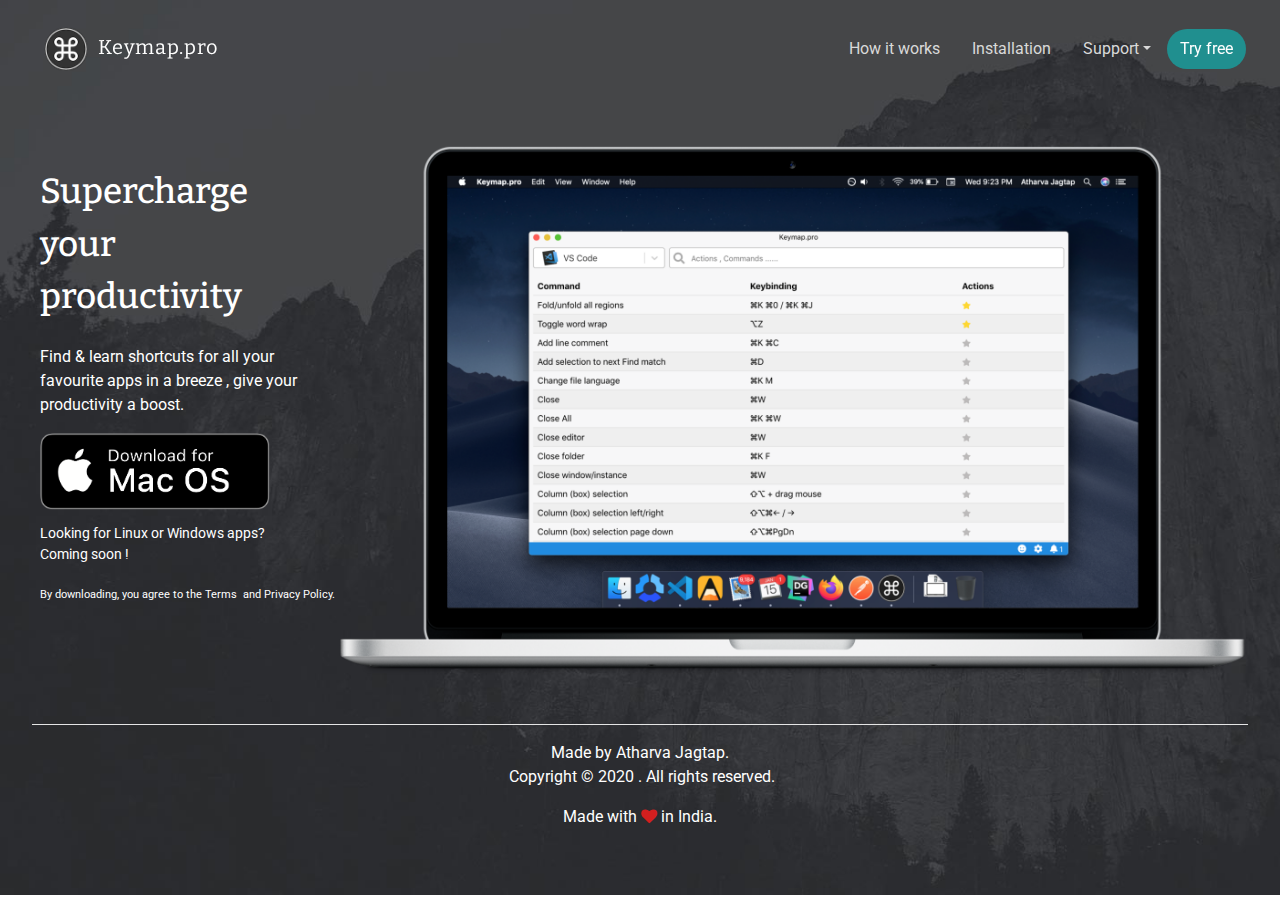
<file: index.html>
<!DOCTYPE html>
<html>

<head>
    <meta charset="utf-8">
    <meta name="viewport" content="width=device-width, initial-scale=1.0, shrink-to-fit=no">
    <title>keymap.pro</title>
    <link rel="icon" type="image/png" sizes="16x16" href="assets/img/favicon-16x16.png">
    <link rel="icon" type="image/png" sizes="32x32" href="assets/img/favicon-32x32.png">
    <link rel="icon" type="image/png" sizes="180x180" href="assets/img/apple-icon-180x180.png">
    <link rel="icon" type="image/png" sizes="192x192" href="assets/img/android-icon-192x192.png">
    <link rel="icon" type="image/png" sizes="512x512" href="assets/img/512x512.png">
    <link rel="stylesheet" href="https://cdnjs.cloudflare.com/ajax/libs/twitter-bootstrap/4.3.1/css/bootstrap.min.css">
    <link rel="stylesheet" href="https://fonts.googleapis.com/css?family=Bitter:400,700">
    <link rel="stylesheet" href="https://fonts.googleapis.com/css?family=Roboto">
    <link rel="stylesheet" href="https://cdnjs.cloudflare.com/ajax/libs/font-awesome/4.7.0/css/font-awesome.min.css">
    <link rel="stylesheet" href="assets/css/styles.min.css">
<!-- Global site tag (gtag.js) - Google Analytics -->
<script async src="https://www.googletagmanager.com/gtag/js?id=UA-156482295-1"></script>
<script>
  window.dataLayer = window.dataLayer || [];
  function gtag(){dataLayer.push(arguments);}
  gtag('js', new Date());

  gtag('config', 'UA-156482295-1');
</script>
</head>

<body>
    <div>
        <div class="header-dark" style="padding-bottom: 50px;">
            <nav class="navbar navbar-dark navbar-expand-lg navigation-clean-search" style="padding-right: 1.5vw;padding-left: 1.5vw;">
                <div class="container-fluid"><a class="navbar-brand" style="font-size: 20px;filter: blur(0px);font-family: Bitter, serif;" href="/"><img src="assets/img/96x96.png" style="padding: 10px;width: 64px;">Keymap.pro</a><button data-toggle="collapse" class="navbar-toggler"
                        data-target="#navcol-1"><span class="sr-only">Toggle navigation</span><span class="navbar-toggler-icon"></span></button>
                    <div class="collapse navbar-collapse" id="navcol-1">
                        <form class="form-inline mr-auto" target="_self">
                            <div class="form-group"><label for="search-field"></label></div>
                        </form>
                        <ul class="nav navbar-nav">
                            <li class="nav-item" role="presentation"><a class="nav-link mr-auto" href="/working.html" style="padding-right: 16px;padding-left: 16px;">How it works</a></li>
                            <li class="nav-item" role="presentation"><a class="nav-link mr-auto" href="/install.html" style="padding-right: 16px;padding-left: 16px;">Installation</a></li>
                            <li class="nav-item" role="presentation"></li>
                        </ul>
                        <div class="dropdown" style="margin: 0px;padding-top: 0px;"><a class="dropdown-toggle dark-dd" data-toggle="dropdown" aria-expanded="false" href="#" style="padding-top: 8px;padding-bottom: 8px;padding-right: 16px;padding-left: 16px;">Support</a>
                            <div class="dropdown-menu dark-menu" role="menu"
                                style="margin-top: 9px;color: rgb(238,239,239);"><a class="dropdown-item" role="presentation" href="mailto:atharva.rjagtap@gmail.com?subject=Support for Keymap.pro" target="_blank"><i class="fa fa-envelope-o" style="font-size: 17px;"></i>&nbsp; Email</a><a class="dropdown-item"
                                    role="presentation" href="https://twitter.com/messages/compose?recipient_id=1197739103711707136&amp;text=Hey There , I need some help with Keymap.pro" target="_blank"><i class="fa fa-twitter" style="font-size: 17px;color: rgb(36,131,210);"></i>&nbsp; Twitter</a>
                                <a
                                    class="dropdown-item" role="presentation" href="https://wa.me/919075497644?text=Hey%20there,I%20need%20some%20help%20with%20Keymap.pro" target="_blank"><i class="fa fa-whatsapp" style="font-size: 17px;background-color: rgb(255,255,255);color: rgb(55,184,106);"></i>&nbsp; WhatsApp</a>
                            </div>
                        </div><span class="navbar-text"></span><a class="btn btn-light action-button d-none d-lg-block" role="button" href="https://s3.amazonaws.com/assets.keymap.pro/mac/build/dmg/Keymap.pro.dmg" style="filter: blur(0px) grayscale(0%);" target="_blank">Try free</a>
                        <a
                            class="btn btn-light btn-block border-dark d-lg-none" role="button" href="https://s3.amazonaws.com/assets.keymap.pro/mac/build/dmg/Keymap.pro.dmg" style="filter: blur(0px) grayscale(0%);background-color: #208f8f;padding-left: 16px;color: #d9d9d9;"
                            target="_blank">Try free</a>
                    </div>
                </div>
            </nav>
            <div class="container-fluid hero" style="padding-right: 2.5vw;padding-left: 2.5vw;margin-top: 47px;">
                <div class="row no-gutters d-none d-lg-inline-flex">
                    <div class="col-3" style="padding-left: 8px;">
                        <h1 style="margin-bottom: 22px;font-size: 35px;">Supercharge<br> your <br>productivity</h1>
                        <p class="text-white">Find &amp; learn shortcuts for all your favourite apps in a breeze , give your productivity a boost.<br></p><a href="https://s3.amazonaws.com/assets.keymap.pro/mac/build/dmg/Keymap.pro.dmg" target="_blank"><img class="img-fluid" src="assets/img/mac-button.png" style="padding-right: 0;padding-left: 0px;padding-top: 0px;max-width: 18vw;"></a>
                        <p
                            class="text-white" style="margin-top: 13px;font-size: 14px;">Looking for Linux&nbsp;or Windows apps? <br>Coming soon !&nbsp;<br></p><small class="text-white" style="font-size: 11px;">By downloading, you agree to the <a href="https://www.termsfeed.com/terms-conditions/cf91dfd2fd20a00631cdc5ea899cdef8" target="_blank">Terms</a>&nbsp; and&nbsp;<a href="https://www.termsfeed.com/privacy-policy/851e1990576c78e5a39a4eb7811d7ec7" target="_blank">Privacy Policy</a>.<br></small></div>
                    <div
                        class="col-9"><img class="img-fluid" src="assets/img/macbookframehd.png"></div>
            </div>
            <div class="row no-gutters d-lg-none">
                <div class="col-12">
                    <h1 class="text-center" style="height: 110px;">Supercharge your productivity</h1><img class="img-fluid" src="assets/img/macbookframehd.png">
                    <p class="text-center text-white" style="padding-top: 10px;">Find &amp; learn shortcuts for all your favourite apps in a breeze , give your productivity a boost.<br></p>
                    <div class="text-center"><a href="https://s3.amazonaws.com/assets.keymap.pro/mac/build/dmg/Keymap.pro.dmg" target="_blank"><img class="img-fluid img-fluid" style="padding-right: 0;padding-left: 0px;padding-top: 0px;width: 35vw;height: auto;" src="assets/img/mac-button.png"></a></div>
                    <p
                        class="text-center text-white" style="margin-top: 13px;font-size: 16px;">Looking for Linux&nbsp;or Windows apps? <br>Coming soon !&nbsp;<br></p>
                        <p class="text-center text-white" style="margin-top: 13px;font-size: 16px;"><small class="text-white" style="font-size: 11px;">By downloading, you agree to the <a href="https://www.termsfeed.com/terms-conditions/cf91dfd2fd20a00631cdc5ea899cdef8" target="_blank">Terms</a>&nbsp; and&nbsp;<a href="https://www.termsfeed.com/privacy-policy/851e1990576c78e5a39a4eb7811d7ec7" target="_blank">Privacy Policy</a>.<br></small></p>
                </div>
            </div>
            <div class="row" style="margin-top: 34px;">
                <div class="col">
                    <hr style="background-color: #ffffff;margin-top: 15px;">
                    <p class="text-center text-white" style="margin-bottom: 0;">Made by&nbsp;<a class="author-name" href="https://www.linkedin.com/in/athj" target="_blank">Atharva Jagtap</a>.</p>
                    <p class="text-center text-white" style="margin-bottom: 2;">&nbsp;Copyright © 2020 . All rights reserved.<br></p>
                    <p class="text-center text-white" style="margin-bottom: 7;">Made with&nbsp;<i class="fa fa-heart" style="color: rgb(211,31,31);"></i>&nbsp;in India.</p>
                </div>
            </div>
        </div>
    </div>
    </div>
    <script src="https://cdnjs.cloudflare.com/ajax/libs/jquery/3.4.1/jquery.min.js"></script>
    <script src="https://cdnjs.cloudflare.com/ajax/libs/twitter-bootstrap/4.3.1/js/bootstrap.bundle.min.js"></script>
        <!-- Cloudflare Web Analytics --><script defer src='https://static.cloudflareinsights.com/beacon.min.js' data-cf-beacon='{"token": "9e41cef7c4cc4613bf8532b03e455004"}'></script><!-- End Cloudflare Web Analytics -->

</body>

</html>
</file>
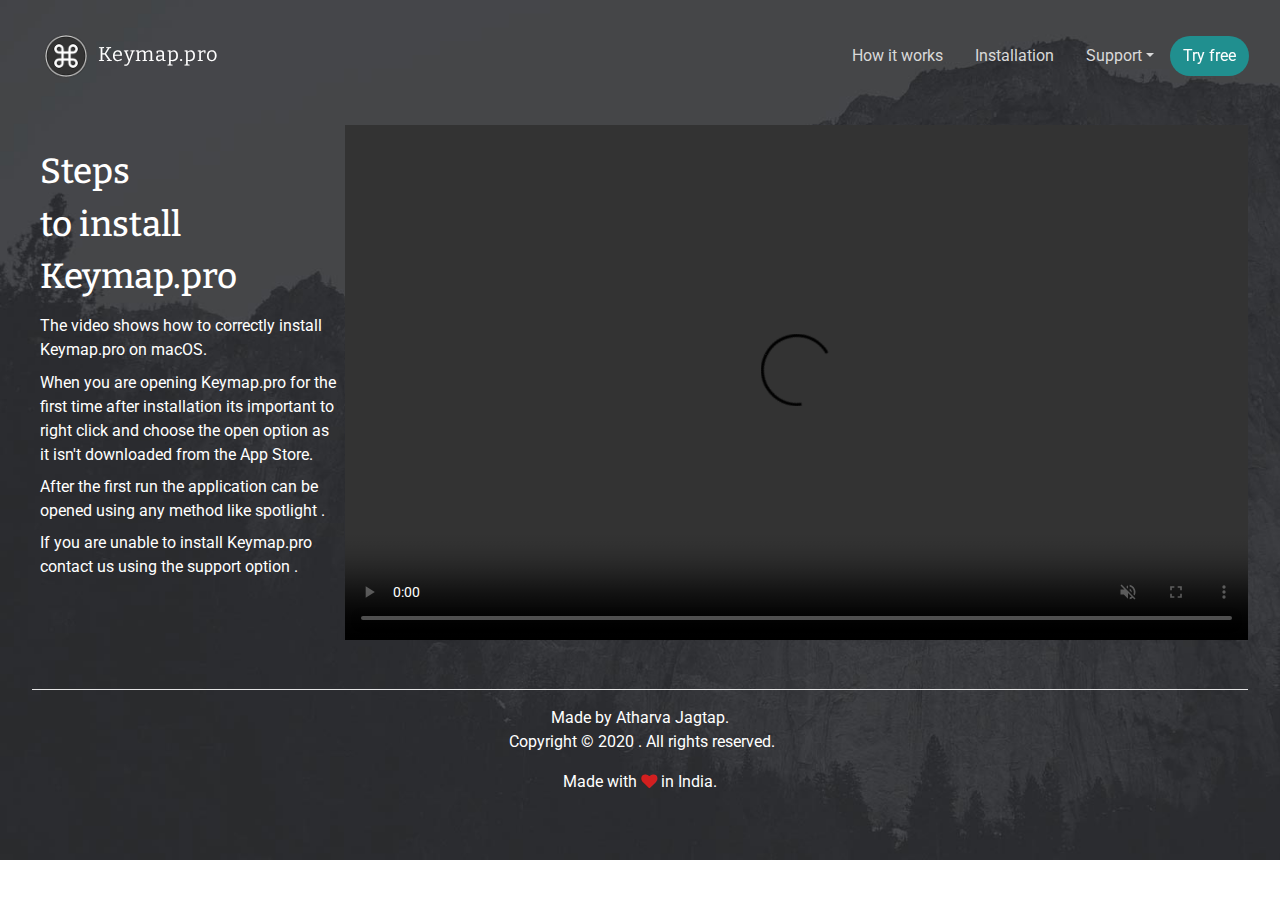
<file: install.html>
<!DOCTYPE html>
<html>
  <head>
    <meta charset="utf-8" />
    <meta
      name="viewport"
      content="width=device-width, initial-scale=1.0, shrink-to-fit=no"
    />
    <title>keymap.pro</title>
    <link
      rel="icon"
      type="image/png"
      sizes="16x16"
      href="assets/img/favicon-16x16.png"
    />
    <link
      rel="icon"
      type="image/png"
      sizes="32x32"
      href="assets/img/favicon-32x32.png"
    />
    <link
      rel="icon"
      type="image/png"
      sizes="180x180"
      href="assets/img/apple-icon-180x180.png"
    />
    <link
      rel="icon"
      type="image/png"
      sizes="192x192"
      href="assets/img/android-icon-192x192.png"
    />
    <link
      rel="icon"
      type="image/png"
      sizes="512x512"
      href="assets/img/512x512.png"
    />
    <link
      rel="stylesheet"
      href="https://cdnjs.cloudflare.com/ajax/libs/twitter-bootstrap/4.3.1/css/bootstrap.min.css"
    />
    <link
      rel="stylesheet"
      href="https://fonts.googleapis.com/css?family=Bitter:400,700"
    />
    <link
      rel="stylesheet"
      href="https://fonts.googleapis.com/css?family=Roboto"
    />
    <link
      rel="stylesheet"
      href="https://cdnjs.cloudflare.com/ajax/libs/font-awesome/4.7.0/css/font-awesome.min.css"
    />
    <link rel="stylesheet" href="assets/css/styles.min.css" />
    <!-- Global site tag (gtag.js) - Google Analytics -->
    <script
      async
      src="https://www.googletagmanager.com/gtag/js?id=UA-156482295-1"
    ></script>
    <script>
      window.dataLayer = window.dataLayer || [];
      function gtag() {
        dataLayer.push(arguments);
      }
      gtag("js", new Date());

      gtag("config", "UA-156482295-1");
    </script>
  </head>

  <body>
    <div>
      <div class="header-dark" style="padding-bottom: 50px;">
        <nav
          class="navbar navbar-dark navbar-expand-lg navigation-clean-search"
          style="padding-top: 1.5vw; padding-left: 1.5vw;"
        >
          <div class="container-fluid">
            <a
              class="navbar-brand"
              style="
                font-size: 20px;
                filter: blur(0px);
                font-family: Bitter, serif;
              "
              href="/"
              ><img
                src="assets/img/96x96.png"
                style="padding: 10px; width: 64px;"
              />Keymap.pro</a
            ><button
              data-toggle="collapse"
              class="navbar-toggler"
              data-target="#navcol-1"
            >
              <span class="sr-only">Toggle navigation</span
              ><span class="navbar-toggler-icon"></span>
            </button>
            <div class="collapse navbar-collapse" id="navcol-1">
              <form class="form-inline mr-auto" target="_self">
                <div class="form-group"><label for="search-field"></label></div>
              </form>
              <ul class="nav navbar-nav">
                <li class="nav-item" role="presentation">
                  <a
                    class="nav-link mr-auto"
                    href="/working.html"
                    style="padding-right: 16px; padding-left: 16px;"
                    >How it works</a
                  >
                </li>
                <li class="nav-item" role="presentation">
                  <a
                    class="nav-link mr-auto"
                    href="/install.html"
                    style="padding-right: 16px; padding-left: 16px;"
                    >Installation</a
                  >
                </li>
              </ul>
              <div class="dropdown">
                <a
                  class="dropdown-toggle dark-dd"
                  data-toggle="dropdown"
                  aria-expanded="false"
                  href="#"
                  style="
                    padding-top: 8px;
                    padding-bottom: 8px;
                    padding-right: 16px;
                    padding-left: 16px;
                  "
                  >Support</a
                >
                <div
                  class="dropdown-menu dark-menu"
                  role="menu"
                  style="margin-top: 9px; color: rgb(238, 239, 239);"
                >
                  <a
                    class="dropdown-item"
                    role="presentation"
                    href="mailto:atharva.rjagtap@gmail.com?subject=Support for Keymap.pro"
                    target="_blank"
                    ><i class="fa fa-envelope-o" style="font-size: 17px;"></i
                    >&nbsp; Email</a
                  ><a
                    class="dropdown-item"
                    role="presentation"
                    href="https://twitter.com/messages/compose?recipient_id=1197739103711707136&amp;text=Hey There , I need some help with Keymap.pro"
                    target="_blank"
                    ><i
                      class="fa fa-twitter"
                      style="font-size: 17px; color: rgb(36, 131, 210);"
                    ></i
                    >&nbsp; Twitter</a
                  >
                  <a
                    class="dropdown-item"
                    role="presentation"
                    href="https://wa.me/919075497644?text=Hey%20there,I%20need%20some%20help%20with%20Keymap.pro"
                    target="_blank"
                    ><i
                      class="fa fa-whatsapp"
                      style="
                        font-size: 17px;
                        background-color: rgb(255, 255, 255);
                        color: rgb(55, 184, 106);
                      "
                    ></i
                    >&nbsp; WhatsApp</a
                  >
                </div>
              </div>
              <span class="navbar-text"></span
              ><a
                class="btn btn-light action-button d-none d-lg-inline-flex"
                role="button"
                href="https://s3.amazonaws.com/assets.keymap.pro/mac/build/dmg/Keymap.pro.dmg"
                style="filter: blur(0px) grayscale(0%);"
                target="_blank"
                >Try free</a
              >
              <a
                class="btn btn-light btn-block border-dark d-lg-none"
                role="button"
                href="https://s3.amazonaws.com/assets.keymap.pro/mac/build/dmg/Keymap.pro.dmg"
                style="
                  filter: blur(0px) grayscale(0%);
                  background-color: #208f8f;
                  padding-left: 16px;
                  color: #d9d9d9;
                "
                target="_blank"
                >Try free</a
              >
            </div>
          </div>
        </nav>
        <div
          class="container-fluid hero"
          style="padding-right: 2.5vw; padding-left: 2.5vw;"
        >
          <div class="row no-gutters d-none d-lg-inline-flex">
            <div class="col-3 text-left" style="padding-left: 8px;">
              <h1
                class="text-left"
                style="margin-bottom: 11px; font-size: 35px;"
              >
                Steps <br />to install <br />Keymap.pro
              </h1>
              <p class="text-white" style="margin-bottom: 9px;">
                The video shows how to correctly install Keymap.pro on macOS.
              </p>
              <p class="text-white" style="margin-bottom: 8px;">
                When you are opening Keymap.pro for the first time after
                installation its important to right click and choose the open
                option as it isn't downloaded from the App Store.
              </p>
              <p class="text-white" style="margin-bottom: 8px;">
                After the first run the application can be opened using any
                method like spotlight .
              </p>
              <p class="text-white">
                If you are unable to install Keymap.pro contact us using the
                support option .
              </p>
              <a
                href="https://s3.amazonaws.com/assets.keymap.pro/mac/build/dmg/Keymap.pro.dmg"
                target="_blank"
              ></a>
            </div>
            <div class="col-9">
              <video
                width="560"
                height="315"
                style="width: 100%; height: 100%; padding-left: 9px;"
                muted=""
                loop=""
                controls=""
              >
                <source
                  src="https://athj.github.io/keymap.pro.videos/howtoinstall.mp4"
                  type="video/mp4"
                />
              </video>
            </div>
          </div>
          <div class="row no-gutters d-lg-none">
            <div class="col-12">
              <h1
                class="text-center"
                style="margin-bottom: 38px; font-size: 35px;"
              >
                Steps to install Keymap.pro
              </h1>
              <div>
                <video
                  width="560"
                  height="315"
                  style="width: 100%; height: 100%; padding-left: 9px;"
                  muted=""
                  loop=""
                  controls=""
                  poster="assets/img/install.png"
                >
                  <source
                    src="https://athj.github.io/keymap.pro.videos/howtoinstall.mp4"
                    type="video/mp4"
                  />
                </video>
              </div>
              <p
                class="text-center text-white"
                style="margin-bottom: 9px; margin-top: 9px;"
              >
                The video shows how to correctly install Keymap.pro on macOS.
              </p>
              <p
                class="text-center text-white"
                style="margin-bottom: 9px; margin-top: 9px;"
              >
                When you are opening Keymap.pro for the first time after
                installation its important to right click and choose the open
                option as it isn't downloaded from the App Store.
              </p>
              <p class="text-center text-white" style="margin-bottom: 8px;">
                After the first run the application can be opened using any
                method like spotlight .
              </p>
              <p class="text-center text-white">
                If you are unable to install Keymap.pro contact us using the
                support option .
              </p>
            </div>
          </div>
          <div class="row" style="margin-top: 34px;">
            <div class="col">
              <hr style="background-color: #ffffff; margin-top: 15px;" />
              <p class="text-center text-white" style="margin-bottom: 0;">
                Made by&nbsp;<a
                  class="author-name"
                  href="https://www.linkedin.com/in/athj"
                  target="_blank"
                  >Atharva Jagtap</a
                >.
              </p>
              <p class="text-center text-white" style="margin-bottom: 2;">
                &nbsp;Copyright © 2020 . All rights reserved.<br />
              </p>
              <p class="text-center text-white" style="margin-bottom: 7;">
                Made with&nbsp;<i
                  class="fa fa-heart"
                  style="color: rgb(211, 31, 31);"
                ></i
                >&nbsp;in India.
              </p>
            </div>
          </div>
        </div>
      </div>
    </div>
    <script src="https://cdnjs.cloudflare.com/ajax/libs/jquery/3.4.1/jquery.min.js"></script>
    <script src="https://cdnjs.cloudflare.com/ajax/libs/twitter-bootstrap/4.3.1/js/bootstrap.bundle.min.js"></script>
    <!-- Cloudflare Web Analytics --><script defer src='https://static.cloudflareinsights.com/beacon.min.js' data-cf-beacon='{"token": "9e41cef7c4cc4613bf8532b03e455004"}'></script><!-- End Cloudflare Web Analytics -->
  </body>
</html>
</file>
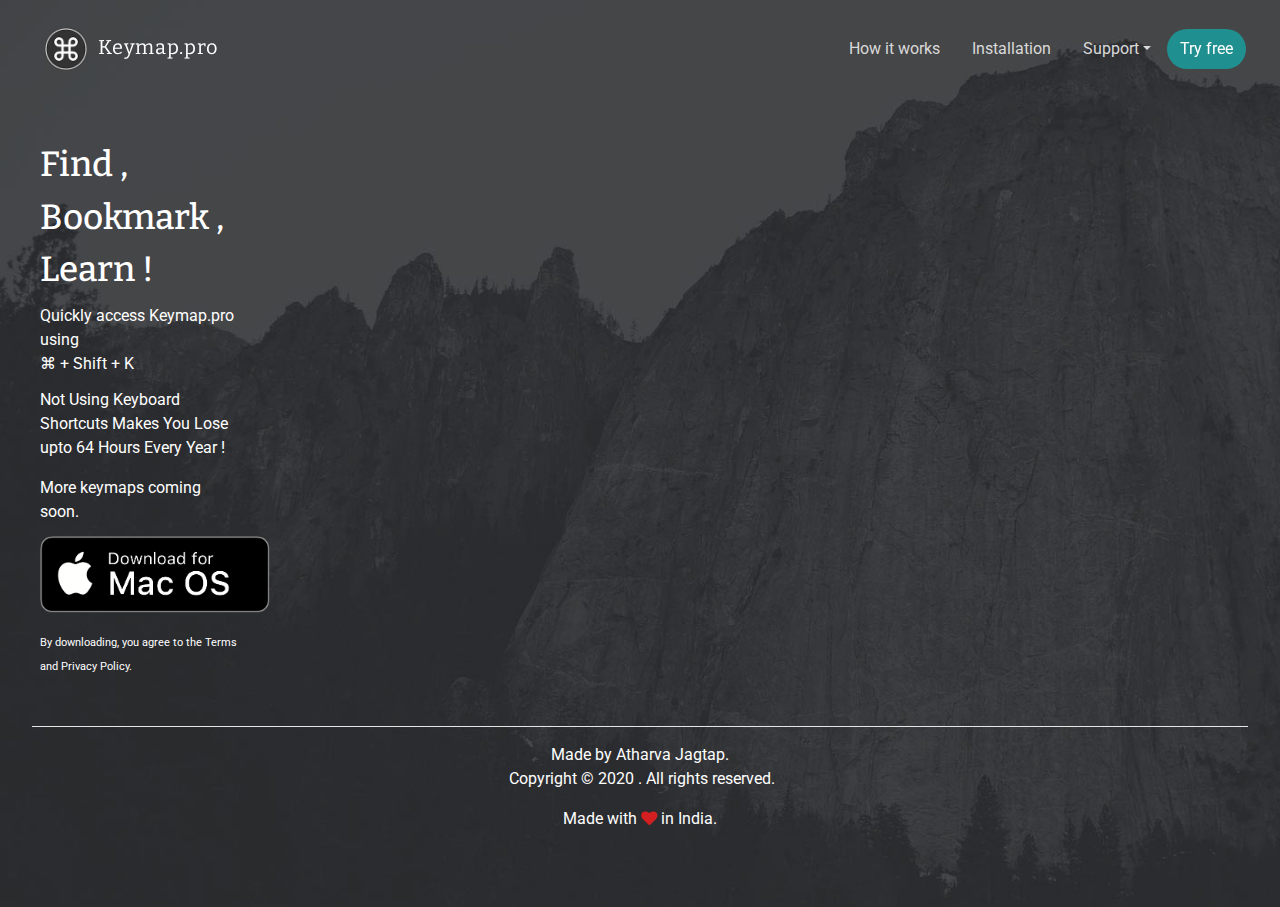
<file: working.html>
<!DOCTYPE html>
<html>
  <head>
    <meta charset="utf-8" />
    <meta
      name="viewport"
      content="width=device-width, initial-scale=1.0, shrink-to-fit=no"
    />
    <title>keymap.pro</title>
    <link
      rel="icon"
      type="image/png"
      sizes="16x16"
      href="assets/img/favicon-16x16.png"
    />
    <link
      rel="icon"
      type="image/png"
      sizes="32x32"
      href="assets/img/favicon-32x32.png"
    />
    <link
      rel="icon"
      type="image/png"
      sizes="180x180"
      href="assets/img/apple-icon-180x180.png"
    />
    <link
      rel="icon"
      type="image/png"
      sizes="192x192"
      href="assets/img/android-icon-192x192.png"
    />
    <link
      rel="icon"
      type="image/png"
      sizes="512x512"
      href="assets/img/512x512.png"
    />
    <link
      rel="stylesheet"
      href="https://cdnjs.cloudflare.com/ajax/libs/twitter-bootstrap/4.3.1/css/bootstrap.min.css"
    />
    <link
      rel="stylesheet"
      href="https://fonts.googleapis.com/css?family=Bitter:400,700"
    />
    <link
      rel="stylesheet"
      href="https://fonts.googleapis.com/css?family=Roboto"
    />
    <link
      rel="stylesheet"
      href="https://cdnjs.cloudflare.com/ajax/libs/font-awesome/4.7.0/css/font-awesome.min.css"
    />
    <link rel="stylesheet" href="assets/css/styles.min.css" />
    <!-- Global site tag (gtag.js) - Google Analytics -->
    <script
      async
      src="https://www.googletagmanager.com/gtag/js?id=UA-156482295-1"
    ></script>
    <script>
      window.dataLayer = window.dataLayer || [];
      function gtag() {
        dataLayer.push(arguments);
      }
      gtag("js", new Date());

      gtag("config", "UA-156482295-1");
    </script>
  </head>

  <body>
    <div>
      <div class="header-dark" style="padding-bottom: 60px;">
        <nav
          class="navbar navbar-dark navbar-expand-lg d-inline-flex navigation-clean-search w-100"
          style="padding-right: 1.5vw; padding-left: 1.5vw;"
        >
          <div class="container-fluid w-100">
            <a
              class="navbar-brand"
              style="
                font-size: 20px;
                filter: blur(0px);
                font-family: Bitter, serif;
              "
              href="/"
              ><img
                src="assets/img/96x96.png"
                style="padding: 10px; width: 64px;"
              />Keymap.pro</a
            ><button
              data-toggle="collapse"
              class="navbar-toggler"
              data-target="#navcol-1"
            >
              <span class="sr-only">Toggle navigation</span
              ><span class="navbar-toggler-icon"></span>
            </button>
            <div class="collapse navbar-collapse" id="navcol-1">
              <form class="form-inline mr-auto" target="_self">
                <div class="form-group"><label for="search-field"></label></div>
              </form>
              <ul class="nav navbar-nav">
                <li class="nav-item" role="presentation">
                  <a
                    class="nav-link mr-auto"
                    href="/working.html"
                    style="padding-right: 16px; padding-left: 16px;"
                    >How it works</a
                  >
                </li>
                <li class="nav-item" role="presentation">
                  <a
                    class="nav-link mr-auto"
                    href="/install.html"
                    style="padding-right: 16px; padding-left: 16px;"
                    >Installation</a
                  >
                </li>
              </ul>
              <div class="dropdown">
                <a
                  class="dropdown-toggle dark-dd"
                  data-toggle="dropdown"
                  aria-expanded="false"
                  href="#"
                  style="
                    padding-top: 8px;
                    padding-bottom: 8px;
                    padding-right: 16px;
                    padding-left: 16px;
                  "
                  >Support</a
                >
                <div
                  class="dropdown-menu dark-menu"
                  role="menu"
                  style="margin-top: 9px; color: rgb(238, 239, 239);"
                >
                  <a
                    class="dropdown-item"
                    role="presentation"
                    href="mailto:atharva.rjagtap@gmail.com?subject=Support for Keymap.pro"
                    target="_blank"
                    ><i class="fa fa-envelope-o" style="font-size: 17px;"></i
                    >&nbsp; Email</a
                  ><a
                    class="dropdown-item"
                    role="presentation"
                    href="https://twitter.com/messages/compose?recipient_id=1197739103711707136&amp;text=Hey There , I need some help with Keymap.pro"
                    target="_blank"
                    ><i
                      class="fa fa-twitter"
                      style="font-size: 17px; color: rgb(36, 131, 210);"
                    ></i
                    >&nbsp; Twitter</a
                  >
                  <a
                    class="dropdown-item"
                    role="presentation"
                    href="https://wa.me/919075497644?text=Hey%20there,I%20need%20some%20help%20with%20Keymap.pro"
                    target="_blank"
                    ><i
                      class="fa fa-whatsapp"
                      style="
                        font-size: 17px;
                        background-color: rgb(255, 255, 255);
                        color: rgb(55, 184, 106);
                      "
                    ></i
                    >&nbsp; WhatsApp</a
                  >
                </div>
              </div>
              <span class="navbar-text"></span
              ><a
                class="btn btn-light action-button d-none d-lg-block"
                role="button"
                href="https://s3.amazonaws.com/assets.keymap.pro/mac/build/dmg/Keymap.pro.dmg"
                style="filter: blur(0px) grayscale(0%);"
                target="_blank"
                >Try free</a
              >
              <a
                class="btn btn-dark btn-block d-lg-none"
                role="button"
                href="https://s3.amazonaws.com/assets.keymap.pro/mac/build/dmg/Keymap.pro.dmg"
                style="
                  filter: blur(0px) grayscale(0%);
                  background-color: #208f8f;
                  color: rgb(249, 249, 249);
                "
                target="_blank"
                >Try free</a
              >
            </div>
          </div>
        </nav>
        <div
          class="container-fluid hero"
          style="padding-right: 2.5vw; padding-left: 2.5vw;"
        >
          <div class="row no-gutters d-none d-lg-inline-flex">
            <div class="col-3" style="padding-left: 8px;">
              <h1 style="margin-bottom: 8px; font-size: 35px;">
                Find ,<br />Bookmark , <br />Learn !&nbsp;
              </h1>
              <p class="text-white" style="margin-bottom: 12px;">
                Quickly access Keymap.pro using <br />
                ⌘ + Shift + K&nbsp;<br />
              </p>
              <p class="text-white" style="margin-bottom: 12px;">
                Not Using Keyboard Shortcuts Makes You Lose upto&nbsp;<a
                  target="_blank"
                  href="https://www.lifehack.org/561663/wen-shan-how-not-using-keyboard-shortcut-make-you-lose-64-hours-every-year"
                  >64 Hours</a
                >
                Every Year !<br />
              </p>
              <p class="text-white"></p>
              <p class="text-white" style="margin-bottom: 12px;">
                More keymaps coming soon.<br />
              </p>
              <a
                href="https://s3.amazonaws.com/assets.keymap.pro/mac/build/dmg/Keymap.pro.dmg"
                target="_blank"
                ><img
                  class="img-fluid"
                  src="assets/img/mac-button.png"
                  style="
                    padding-right: 0px;
                    padding-left: 0px;
                    padding-top: 0px;
                    max-width: 18vw;
                  "
              /></a>
              <p
                class="text-white"
                style="margin-top: 13px; font-size: 14px;"
              ></p>
              <small class="text-white" style="font-size: 11px;"
                >By downloading, you agree to the
                <a
                  href="https://www.termsfeed.com/terms-conditions/cf91dfd2fd20a00631cdc5ea899cdef8"
                  target="_blank"
                  >Terms</a
                >&nbsp; and&nbsp;<a
                  href="https://www.termsfeed.com/privacy-policy/851e1990576c78e5a39a4eb7811d7ec7"
                  target="_blank"
                  >Privacy Policy</a
                >.<br
              /></small>
            </div>
            <div class="col-9">
              <video
                width="100%"
                height="100%"
                preload="auto"
                muted=""
                autoplay=""
                loop=""
                style="padding-left: 9px;"
              >
                <source
                  src="https://athj.github.io/keymap.pro.videos/howtovideo.mp4"
                  type="video/mp4"
                />
              </video>
            </div>
          </div>
          <div class="row no-gutters d-lg-none" style="padding-top: 0px;">
            <div class="col-12" style="min-width: 0px;">
              <h1
                class="text-center"
                style="
                  margin-bottom: 0px;
                  font-size: 35px;
                  padding-bottom: 34px;
                "
              >
                Find , Bookmark,<br />
                Learn !&nbsp;
              </h1>
              <div>
                <video
                  width="100%"
                  height="100%"
                  preload="auto"
                  muted=""
                  autoplay=""
                  loop=""
                  style="padding-left: 2vw; padding-right: 2vw;"
                  poster="assets/img/working.png"
                >
                  <source
                    src="https://athj.github.io/keymap.pro.videos/howtovideo.mp4"
                    type="video/mp4"
                  />
                </video>
              </div>
              <p class="text-center text-white" style="margin-bottom: 12px;">
                Quickly access Keymap.pro using <br />
                ⌘ + Shift + K&nbsp;<br />
              </p>
              <p class="text-center text-white" style="margin-bottom: 12px;">
                Not Using Keyboard Shortcuts Makes You Lose upto&nbsp;<a
                  target="_blank"
                  href="https://www.lifehack.org/561663/wen-shan-how-not-using-keyboard-shortcut-make-you-lose-64-hours-every-year"
                  >64 Hours</a
                >
                Every Year !<br />
              </p>
              <p class="text-center text-white" style="margin-bottom: 12px;">
                More keymaps coming soon.<br />
              </p>
              <div class="text-center" style="padding-top: 10px;">
                <a
                  href="https://s3.amazonaws.com/assets.keymap.pro/mac/build/dmg/Keymap.pro.dmg"
                  target="_blank"
                  ><img
                    class="img-fluid"
                    src="assets/img/mac-button.png"
                    style="
                      padding-right: 0px;
                      padding-left: 0px;
                      padding-top: 0px;
                      width: 35vw;
                      height: auto;
                    "
                /></a>
              </div>
              <p class="text-center" style="padding-top: 7px;">
                <small class="text-white" style="font-size: 11px;"
                  >By downloading, you agree to the
                  <a
                    href="https://www.termsfeed.com/terms-conditions/cf91dfd2fd20a00631cdc5ea899cdef8"
                    target="_blank"
                    >Terms</a
                  >&nbsp; and&nbsp;<a
                    href="https://www.termsfeed.com/privacy-policy/851e1990576c78e5a39a4eb7811d7ec7"
                    target="_blank"
                    >Privacy Policy</a
                  >.<br
                /></small>
              </p>
            </div>
          </div>
          <div class="row" style="margin-top: 34px;">
            <div class="col">
              <hr style="background-color: #ffffff; margin-top: 15px;" />
              <p class="text-center text-white" style="margin-bottom: 0;">
                Made by&nbsp;<a
                  class="author-name"
                  href="https://www.linkedin.com/in/athj"
                  target="_blank"
                  >Atharva Jagtap</a
                >.
              </p>
              <p class="text-center text-white" style="margin-bottom: 2;">
                &nbsp;Copyright © 2020 . All rights reserved.<br />
              </p>
              <p class="text-center text-white" style="margin-bottom: 7;">
                Made with&nbsp;<i
                  class="fa fa-heart"
                  style="color: rgb(211, 31, 31);"
                ></i
                >&nbsp;in India.
              </p>
            </div>
          </div>
        </div>
      </div>
    </div>
    <script src="https://cdnjs.cloudflare.com/ajax/libs/jquery/3.4.1/jquery.min.js"></script>
    <script src="https://cdnjs.cloudflare.com/ajax/libs/twitter-bootstrap/4.3.1/js/bootstrap.bundle.min.js"></script>
        <!-- Cloudflare Web Analytics --><script defer src='https://static.cloudflareinsights.com/beacon.min.js' data-cf-beacon='{"token": "9e41cef7c4cc4613bf8532b03e455004"}'></script><!-- End Cloudflare Web Analytics -->
  </body>
</html>
</file>
<file: assets/css/styles.min.css>
.author-name{color:#fff}.author-name:hover{color:#b9d4e7}a,a:hover{color:#fff}a:hover{text-decoration:underline}.dropdown-toggle.dark-dd{color:#d9d9d9}.dropdown-toggle.dark-dd:hover{color:#fff}.header-dark{background:url(../../assets/img/mountain_bg.jpg) #444;background-size:cover;padding-bottom:80px}.header-dark .navbar{background:0 0;color:#fff;border-radius:0;box-shadow:none;border:none}@media (min-width:768px){.header-dark .navbar{padding-top:.75rem;padding-bottom:.75rem}}.header-dark .navbar .navbar-brand{font-weight:400;color:inherit;letter-spacing:.7px}.header-dark .navbar .navbar-brand:hover{color:#f0f0f0}.header-dark .navbar .navbar-collapse span{margin-top:5px}.header-dark .navbar .navbar-collapse span .login{color:#d9d9d9;margin-right:.5rem;text-decoration:none}.header-dark .navbar .navbar-collapse span .login:hover{color:#fff}.header-dark .navbar .navbar-toggler{border-color:#747474;color:#eee}.header-dark .navbar .navbar-toggler:hover,.header-dark .navbar-toggler:focus{background:0 0}.header-dark .navbar .form-inline,.header-dark .navbar .navbar-collapse{border-color:#636363}@media (min-width:992px){.header-dark .navbar.navbar .navbar-nav .nav-link{padding-left:1.2rem;padding-right:1.2rem}}.header-dark .navbar.navbar-dark .navbar-nav .nav-link{color:#d9d9d9}.header-dark .navbar.navbar-dark .navbar-nav .nav-link:focus,.header-dark .navbar.navbar-dark .navbar-nav .nav-link:hover{color:#fcfeff!important;background-color:transparent}.header-dark .navbar .navbar-nav>li>.dropdown-menu{margin-top:-5px;box-shadow:0 4px 8px rgba(0,0,0,.1);background-color:#fff;border-radius:2px}.header-dark .navbar .dropdown-menu .dropdown-item,.header-dark .navbar .dropdown-menu .dropdown-item:focus{line-height:2;font-size:14px;color:#37434d}.header-dark .navbar .dropdown-menu .drodown-item:hover,.header-dark .navbar .dropdown-menu .dropdown-item:focus{background:#ebeff1}.header-dark .navbar .action-button,.header-dark .navbar .action-button:active{background:#208f8f;border-radius:20px;font-size:inherit;color:#fff;box-shadow:none;border:none;text-shadow:none;padding:.5rem .8rem;transition:background-color .25s}.header-dark .navbar .action-button:hover{background:#269d9d}.header-dark .navbar .form-inline label{color:#ccc}.header-dark .navbar .form-inline .search-field{display:inline-block;width:80%;background:0 0;border:none;border-bottom:1px solid transparent;border-radius:0;box-shadow:none;color:inherit;transition:border-bottom-color .3s}.header-dark .navbar .form-inline .search-field:focus{border-bottom:1px solid #ccc}.header-dark .hero{margin-top:60px}.header-dark .hero h1{color:#fff;font-family:Bitter,serif;font-size:40px;margin-top:20px;margin-bottom:80px}@media (min-width:768px){.header-dark .hero{margin-top:20px}.header-dark .hero h1{margin-bottom:50px;line-height:1.5}}.header-dark .hero .embed-responsive iframe{background-color:#666}.no-color-change,.prevent-color a a:link a:visited{color:#fff}
</file>
